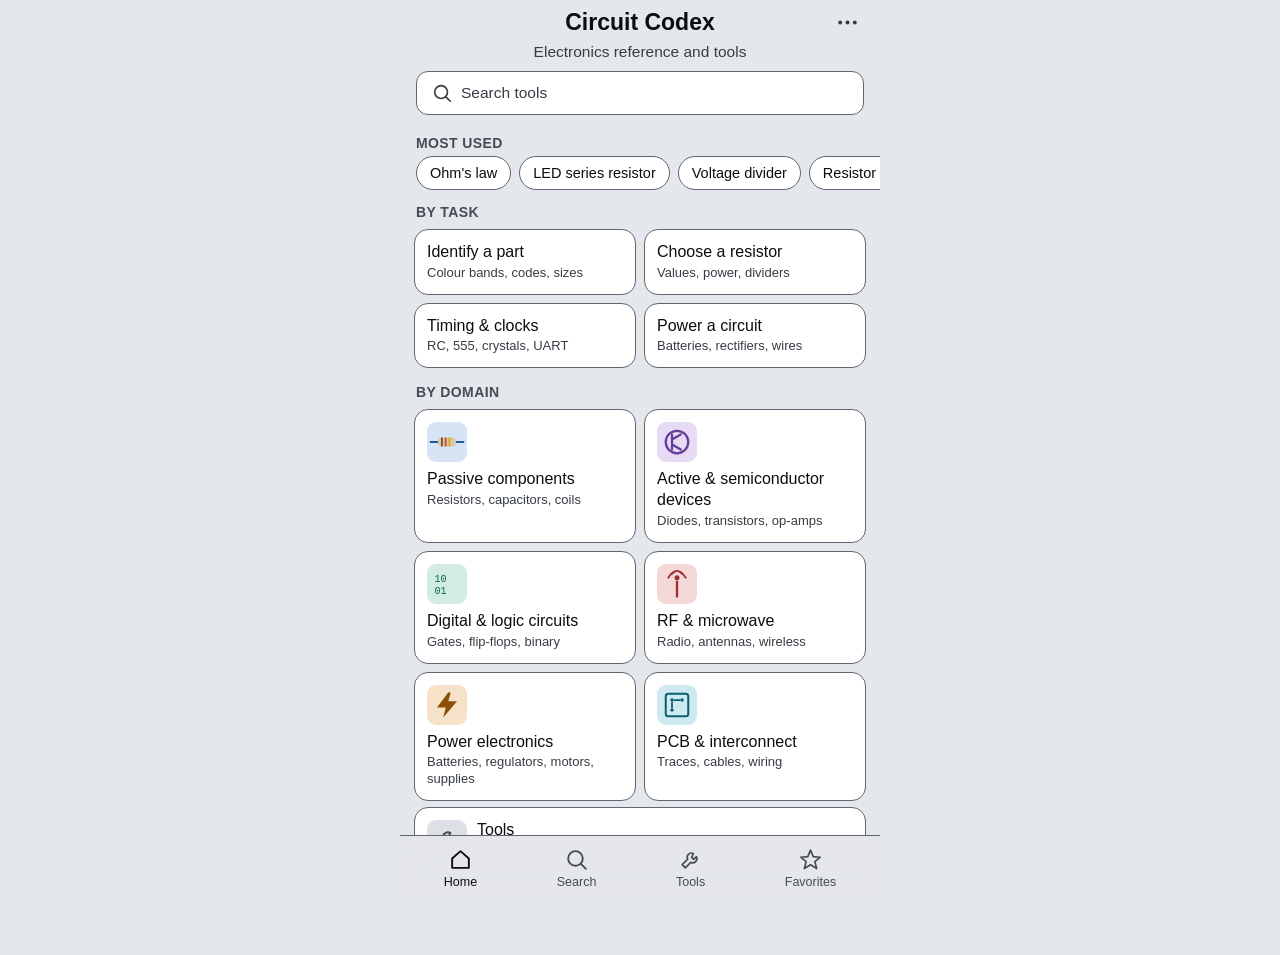
<file: index.html>
<!DOCTYPE html>
<html lang="en">
<head>
  <meta charset="UTF-8" />
  <!-- viewport-fit=cover was only needed to draw content under the status
       bar for black-translucent, which is no longer in use — and it's also
       specifically implicated in reports of this exact standalone-launch
       viewport bug on Pro Max iPhones, so it's worth dropping now that
       nothing here still depends on it. -->
  <meta name="viewport" content="width=device-width, initial-scale=1, minimum-scale=1, maximum-scale=1" />
  <title>Circuit Codex</title>
  <meta name="description" content="Electronics reference and tools" />

  <!-- PWA / iOS home screen -->
  <link rel="manifest" href="manifest.json" />
  <meta name="theme-color" content="#0B0D10" />
  <!-- The apple-mobile-web-app-* tags are the old, pre-manifest.json,
       Apple-only mechanism for "Add to Home Screen". iOS 16.4+ also reads
       manifest.json directly (confirmed: the add-to-home-screen sheet now
       offers "Open as Web App", the modern manifest-driven wording) — and
       manifest.json already declares display/theme/background/icons on its
       own. Dropping the legacy tags is a bet that the 344px/125%-zoom bug
       on standalone launch (confirmed NOT caused by Display Zoom, Larger
       Text, or Safari's per-site zoom — all checked and ruled out) lives in
       that old code path, and that the manifest-only route avoids it. -->
  <link rel="apple-touch-icon" href="icons/apple-touch-icon.png" />
  <link rel="icon" href="icons/icon-192.png" />

  <!-- ?v= must match sw.js's VERSION on every deploy that touches these files:
       GitHub Pages caches assets for 10 minutes, and a stale query string is
       a stale URL as far as that cache is concerned — this is what makes an
       update visible on reload instead of waiting out the cache or
       reinstalling the app. -->
  <link rel="stylesheet" href="css/styles.css?v=496" />
  <script>
    // The theme, set before anything paints, so a phone in light mode does
    // not open on a dark flash. app.js applies the same choice in full.
    (function () {
      var choice = "auto";
      try { choice = JSON.parse(localStorage.getItem("cc_prefs") || "{}")["app.theme"] || "auto"; } catch (e) {}
      var forced = new URLSearchParams(location.search).get("theme");
      var light = forced ? forced === "light"
        : choice === "light" || (choice === "auto" && window.matchMedia && matchMedia("(prefers-color-scheme: light)").matches);
      document.documentElement.dataset.theme = light ? "light" : "dark";
    })();
  </script>
</head>
<body>
  <div id="app"></div>

  <script src="js/data.js?v=496"></script>
  <script src="js/formulas.js?v=496"></script>
  <script src="js/manual-index.js?v=496"></script>
  <script src="js/app.js?v=496"></script>
  <script>
    // Skip the service worker entirely on localhost/a dev server — it's what
    // was making live edits look like no-ops during development (a new SW
    // has to be fetched, installed, and take control before its fresh cache
    // is what answers requests; a plain reload doesn't reliably force that
    // sequence). Production (GitHub Pages) still registers it normally.
    const isLocalDev = ["localhost", "127.0.0.1", "0.0.0.0", ""].includes(location.hostname);
    if ("serviceWorker" in navigator && !isLocalDev) {
      window.addEventListener("load", () => {
        navigator.serviceWorker.register("sw.js").catch(() => {});
      });
    } else if ("serviceWorker" in navigator && isLocalDev) {
      // Also unregister any SW a previous (pre-fix) local session already
      // installed, so this takes effect immediately instead of only on the
      // next fresh profile.
      navigator.serviceWorker.getRegistrations().then((regs) => regs.forEach((r) => r.unregister()));
    }
  </script>
</body>
</html>
</file>
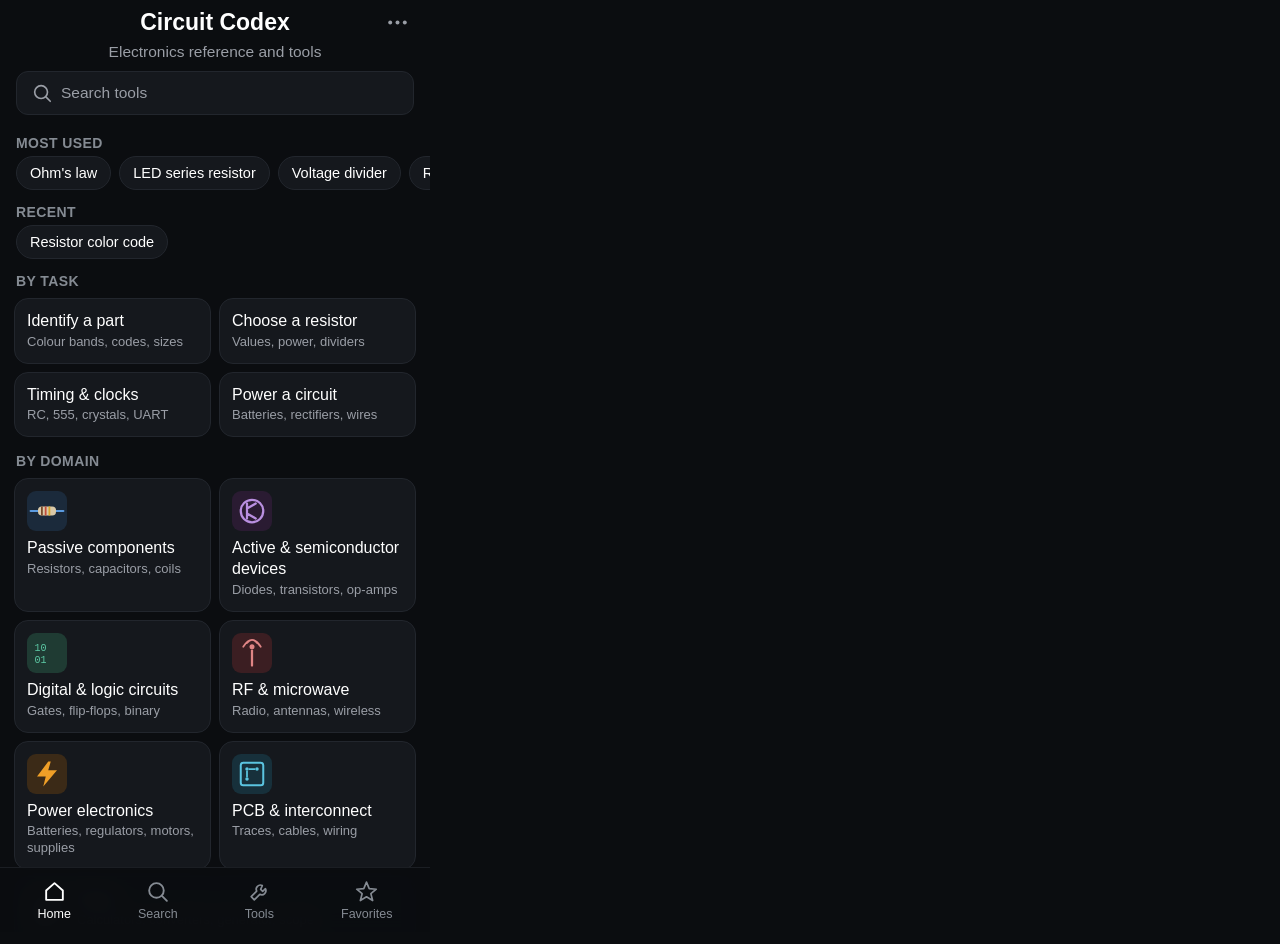
<file: tools/check.html>
<!DOCTYPE html>
<!-- Driven by tools/check_app.py. Opens every tool of the app in a frame the
     size of the target phone, checks its layout and console, plays the
     reference cases in tools/check_cases.js, and writes a JSON report into
     #report for the script to read. -->
<html lang="en">
<head>
<meta charset="utf-8">
<title>Circuit Codex — check</title>
<style>
  body { margin: 0; background: #0B0D10; color: #ccc; font: 12px monospace; }
  iframe { border: 0; display: block; }
</style>
</head>
<body>
<iframe id="app" width="430" height="932"></iframe>
<script>
  // Dark by default; check.html?theme=light (check_app.py --light) audits the light theme.
  document.getElementById("app").src = `../index.html?theme=${new URLSearchParams(location.search).get("theme") === "light" ? "light" : "dark"}#/home`;
</script>
<pre id="report"></pre>
<script src="../js/data.js"></script>
<script src="check_cases.js"></script>
<script>
const frame = document.getElementById("app");
const wait = (ms) => new Promise((r) => setTimeout(r, ms));

// Every tool that has a calculator, in the app's own order, with its route.
function tools() {
  const out = [];
  DOMAINS.forEach((d) => d.sections.forEach((s, si) => s.tools.forEach((t, ti) => {
    if (t.calc) out.push({ calc: t.calc, name: t.name, route: `${d.id}:${si}:${ti}` });
  })));
  return out;
}

// The first thing on screen that is an answer. A tool whose screen has none
// (a pure reference table) is not held to the above-the-tab-bar rule.
const RESULT_SELECTORS = [".result-field", "[data-res=\"results\"]", ".eseries-grid", "[data-res=\"table\"]", "[data-res=\"summary\"]"];

function firstResult(doc) {
  const all = RESULT_SELECTORS.flatMap((s) => [...doc.querySelectorAll(s)]);
  all.sort((a, b) => (a.compareDocumentPosition(b) & Node.DOCUMENT_POSITION_FOLLOWING ? -1 : 1));
  return all.find((el) => el.getBoundingClientRect().height > 0) || null;
}

function fire(el, type) { el.dispatchEvent(new Event(type, { bubbles: true })); }

// A step is ["set", selector, value], ["click", selector] or ["pill", index].
async function play(doc, steps) {
  for (const [kind, a, b] of steps) {
    if (kind === "pill") { doc.querySelectorAll(".pill")[a].click(); await wait(30); continue; }
    if (kind === "reopen") {
      const h = frame.contentWindow.location.hash;
      frame.contentWindow.location.hash = "#/home";
      await wait(40);
      frame.contentWindow.location.hash = h;
      await wait(80);
      continue;
    }
    const el = doc.querySelector(a);
    if (!el) throw new Error(`no element ${a}`);
    // SVG shapes (map cells, timing taps) have no click() of their own.
    if (kind === "click") { if (el.click) el.click(); else el.dispatchEvent(new MouseEvent("click", { bubbles: true })); await wait(30); continue; }
    el.value = b;
    fire(el, "input");
    fire(el, "change");
    await wait(20);
  }
}

// The field solver answers a moment after the screen changes (js/app.js
// counts what it still has to do in __fsBusy): results are read once it is done.
async function fsIdle(win) {
  for (let i = 0; i < 1200 && (win.__fsBusy || 0) > 0; i++) await wait(25);
}

function matches(actual, expected) {
  if (expected.startsWith("/")) return new RegExp(expected.slice(1, -1)).test(actual);
  return actual === expected;
}

async function checkTool(t) {
  const win = frame.contentWindow;
  const doc = frame.contentDocument;
  const errors = [];
  win.__errors = errors;
  win.localStorage.removeItem("cc_prefs");
  win.location.hash = `#/tool/${encodeURIComponent(t.route)}/${t.calc}`;
  await wait(120);

  const r = { calc: t.calc, name: t.name, problems: [], cases: 0, failed: [] };
  const h1 = doc.querySelector(".topbar h1");
  if (!h1 || h1.textContent.trim() !== t.name) r.problems.push(`did not open (title "${h1 ? h1.textContent.trim() : ""}")`);

  const sw = doc.documentElement.scrollWidth, w = win.innerWidth;
  if (sw > w + 1) r.problems.push(`page is ${sw - w} px wider than the screen`);

  // A tool with related tools must show them (a screen that skips
  // calcFooter would drop the links silently).
  const hasRelated = typeof win.relatedTools === "function" && win.relatedTools(t.calc).length;
  if (hasRelated && !doc.querySelector(".chip-row.related")) r.problems.push("related tools not shown");

  // A tool with a manual section links to it, from its Formula box or, on a
  // reference screen without one, above the tab bar. The
  // section exists only once build_manual.py has listed it.
  const hasSection = win.eval(`typeof MANUAL_SECTIONS !== "undefined" && MANUAL_SECTIONS.has(${JSON.stringify(t.calc)})`);
  if (hasSection && !doc.querySelector(".manual-link")) r.problems.push("its manual section is not linked from the screen");

  // Every Formula search card names a tool in the tree, by its name, its old
  // name or a name merged into it: a rename must not unlink a card.
  if (t.calc === "formula-search") {
    const lost = win.eval(`FORMULAS.filter((f) => !DOMAINS.some((d) => d.sections.some((s) => s.tools.some((x) =>
      x.name === f.tool || x.was === f.tool || (x.mergedNames || []).includes(f.tool))))).map((f) => f.tool)`);
    if (lost.length) r.problems.push(`formula card(s) naming no tool: ${lost.join(", ")}`);
    // A formula broken over two lines reads as two; each must fit one.
    const lh = parseFloat(win.getComputedStyle(doc.querySelector(".formula-line")).lineHeight) || 20;
    const wrapped = [...doc.querySelectorAll("#fs-results .formula-line")].filter((e) => e.getBoundingClientRect().height > lh * 1.5);
    if (wrapped.length) r.problems.push(`${wrapped.length} formula line(s) wrap: "${wrapped[0].textContent.slice(0, 40)}"`);
  }

  // Text cut off inside a card: a value wider than its cell.
  const clipped = [...doc.querySelectorAll(".eseries-cell, .result-value, .field-row")]
    .filter((el) => el.getBoundingClientRect().height > 0 && el.scrollWidth > el.clientWidth + 1);
  if (clipped.length) r.problems.push(`${clipped.length} box(es) with text wider than the box: "${clipped[0].textContent.trim().slice(0, 30)}"`);

  // Drawing text, as rendered: size after the SVG's own scaling, contrast
  // against the drawing box, labels that overlap each other, and text cut by
  // the drawing's edge. All four fail the check.
  r.notes = r.problems;
  const lum = (c) => {
    const rgb = /rgb\((\d+), (\d+), (\d+)\)/.exec(c || "");
    const m = rgb ? null : /^#?([0-9a-f]{6})$/i.exec(c || "");
    if (!rgb && !m) return null;
    const v = (rgb ? [1, 2, 3].map((i) => +rgb[i] / 255) : [0, 2, 4].map((i) => parseInt(m[1].slice(i, i + 2), 16) / 255))
      .map((x) => (x <= 0.03928 ? x / 12.92 : ((x + 0.055) / 1.055) ** 2.4));
    return 0.2126 * v[0] + 0.7152 * v[1] + 0.0722 * v[2];
  };
  // The drawing box as shown, dark or light: the checks run dark, and a
  // light run (?theme=light on the frame) audits the light theme the same way.
  const boxEl = doc.querySelector(".diagram-box");
  const BOX = lum(boxEl ? win.getComputedStyle(boxEl).backgroundColor : "#15181D") ?? lum("#15181D");
  const lightBox = BOX > 0.5;
  const texts = [...doc.querySelectorAll(".diagram-box svg text")].filter((t) => t.getBoundingClientRect().width > 0 && t.textContent.trim());
  const small = new Set(), faint = new Set();
  texts.forEach((t) => {
    const size = parseFloat(win.getComputedStyle(t).fontSize) * (t.getScreenCTM() ? t.getScreenCTM().a : 1);
    if (size > 1 && size < 10.95) small.add(`${t.textContent.trim().slice(0, 12)}@${size.toFixed(1)}`);
    // The colour actually shown (a stylesheet rule can override the
    // attribute). Text on the wrong side of the box (darker than a dark box,
    // lighter than a light one) sits on a fill of its own, a marking on a
    // part or a value in a bar, so it is not measured here.
    const fill = win.getComputedStyle(t).fill;
    const L = lum(fill);
    const own = L === null || (lightBox ? L > BOX - 0.03 : L < 0.03);
    const ratio = own ? 99 : (Math.max(L, BOX) + 0.05) / (Math.min(L, BOX) + 0.05);
    if (ratio < 4.5) faint.add(`${t.textContent.trim().slice(0, 12)}(${fill})`);
  });
  const boxes = texts.map((t) => ({ t, b: t.getBoundingClientRect() }));
  const overlaps = [];
  for (let i = 0; i < boxes.length; i++) for (let j = i + 1; j < boxes.length; j++) {
    const a = boxes[i].b, c = boxes[j].b;
    const ox = Math.min(a.right, c.right) - Math.max(a.left, c.left), oy = Math.min(a.bottom, c.bottom) - Math.max(a.top, c.top);
    if (ox > 1.5 && oy > 1.5) overlaps.push(`"${boxes[i].t.textContent.trim().slice(0, 10)}"/"${boxes[j].t.textContent.trim().slice(0, 10)}"`);
  }
  // Text running past the edge of its own drawing is cut off on screen.
  // The box of a line of text includes room above the capitals and below
  // the baseline that the glyphs rarely fill, so top and bottom get 3 px of
  // slack; the sides get none.
  const cut = texts.map((t) => {
    const svg = t.ownerSVGElement, vb = svg && svg.viewBox.baseVal;
    if (!vb || !vb.width) return null;
    const b = t.getBBox();
    const over = Math.max(vb.x - b.x, b.x + b.width - (vb.x + vb.width), vb.y - b.y - 3, b.y + b.height - (vb.y + vb.height) - 3);
    return over > 0.5 ? `${t.textContent.trim().slice(0, 12)}+${over.toFixed(1)}px` : null;
  }).filter(Boolean);
  // The selected pill or filter button, text against its own fill, in the theme being audited: a dark tint under dark blue text
  // read about 2:1 in the light theme before this was measured.
  const weakPills = [...doc.querySelectorAll(".pill.active, .filter-btn.active")].filter((el) => el.getBoundingClientRect().height > 0).map((el) => {
    const cs = win.getComputedStyle(el), a = lum(cs.color), b = lum(cs.backgroundColor);
    if (a === null || b === null) return null;
    const ratio = (Math.max(a, b) + 0.05) / (Math.min(a, b) + 0.05);
    return ratio < 4.5 ? `${el.textContent.trim().slice(0, 14)} ${ratio.toFixed(1)}:1` : null;
  }).filter(Boolean);
  if (weakPills.length) r.notes.push(`${weakPills.length} selected pill(s) under 4.5:1 contrast: ${weakPills.slice(0, 3).join(", ")}`);
  // The selected pill is bold: its label must still fit its pill.
  const wide = [...doc.querySelectorAll(".pill, .filter-btn")].filter((el) => el.getBoundingClientRect().height > 0 && el.scrollWidth > el.clientWidth + 1);
  if (wide.length) r.notes.push(`${wide.length} pill label(s) wider than the pill: "${wide[0].textContent.trim().slice(0, 16)}"`);
  if (cut.length) r.notes.push(`${cut.length} drawing text(s) cut by the drawing's edge: ${cut.slice(0, 4).join(", ")}`);
  if (small.size) r.notes.push(`${small.size} drawing text(s) under 11 px: ${[...small].slice(0, 4).join(", ")}`);
  if (faint.size) r.notes.push(`${faint.size} drawing text(s) under 4.5:1 contrast: ${[...faint].slice(0, 3).join(", ")}`);
  if (overlaps.length) r.notes.push(`${overlaps.length} overlapping label pair(s): ${overlaps.slice(0, 2).join(", ")}`);

  // A tool's name must sit on one line beside the bulb and the star; a
  // wrapped title pushes the whole screen down a line. Every built tool has
  // been reviewed, so a wrap now fails.
  const title = doc.querySelector(".calc-header h1, h1");
  if (title) {
    const range = doc.createRange();
    range.selectNodeContents(title);
    const lines = new Set([...range.getClientRects()].map((q) => Math.round(q.top))).size;
    if (lines > 1) r.problems.push("the title wraps on the phone");
  }

  const tab = doc.querySelector(".tabbar");
  const res = firstResult(doc);
  if (tab && res) {
    const gap = tab.getBoundingClientRect().top - res.getBoundingClientRect().bottom;
    r.clearance = Math.round(gap);
    if (gap < 0) r.problems.push(`first result is ${Math.round(-gap)} px under the tab bar`);
  }

  // Every worked example must leave the result in view too: its note sits
  // under the title and pushes everything down.
  const bulb = doc.querySelector(".example-btn");
  if (bulb && tab) {
    const slotH = () => Math.round(doc.querySelector(".head-slot").getBoundingClientRect().height);
    const slot0 = slotH();
    bulb.click();
    await wait(30);
    const n = doc.querySelectorAll(".example-item").length;
    doc.querySelector(".sheet-backdrop")?.remove();
    for (let i = 0; i < n; i++) {
      doc.querySelector(".example-btn").click();
      await wait(30);
      const item = doc.querySelector(`.example-item[data-ex="${i}"]`);
      const title = item.querySelector(".example-title").textContent;
      item.click();
      await wait(40);
      const res2 = firstResult(doc);
      const gap2 = res2 ? doc.querySelector(".tabbar").getBoundingClientRect().top - res2.getBoundingClientRect().bottom : 0;
      if (gap2 < 0) r.problems.push(`example "${title}": first result is ${Math.round(-gap2)} px under the tab bar`);
      // A note is at most two lines, the slot kept for it: a longer one would
      // push the screen down when it appears and back up when it goes.
      if (slotH() !== slot0) r.problems.push(`example "${title}": its note is longer than two lines`);
    }
  }

  // A smaller phone, 375 x 812: the main result must still be in view on
  // opening, before anything is typed. The main result is the large figure's
  // card where there is one; the cells under it may run below the fold here,
  // though not at 430.
  if (tab) {
    win.localStorage.removeItem("cc_prefs");
    frame.width = 375; frame.height = 812;
    win.location.hash = "#/home";
    await wait(40);
    win.location.hash = `#/tool/${encodeURIComponent(t.route)}/${t.calc}`;
    await wait(120);
    const main = [...doc.querySelectorAll(".result-field")].find((el) => el.getBoundingClientRect().height > 0);
    const res3 = main || firstResult(doc), tab3 = doc.querySelector(".tabbar");
    const gap3 = res3 && tab3 ? tab3.getBoundingClientRect().top - res3.getBoundingClientRect().bottom : 0;
    if (gap3 < 0) r.problems.push(`at 375 x 812 the first result is ${Math.round(-gap3)} px under the tab bar`);
    frame.width = 430; frame.height = 932;
  }

  for (const c of (CHECK_CASES[t.calc] || [])) {
    r.cases++;
    try {
      // Each case starts from the tool's own defaults: no unit remembered
      // from an earlier case.
      win.localStorage.removeItem("cc_prefs");
      win.location.hash = "#/home";
      await wait(40);
      win.location.hash = `#/tool/${encodeURIComponent(t.route)}/${t.calc}`;
      await wait(80);
      await play(doc, c.do || []);
      await fsIdle(win);
      for (let [sel, expected] of c.expect) {
        const el = doc.querySelector(sel);
        // A field or picker is read by its value; "options:" compares a
        // picker's list of options instead; anything else by its text.
        const opts = expected.startsWith("options:");
        const actual = !el ? "(missing)" : opts ? el.textContent.trim()
          : el.tagName === "INPUT" || el.tagName === "SELECT" ? el.value : el.textContent.trim();
        if (opts) expected = expected.slice(8);
        if (!matches(actual, expected)) r.failed.push(`${c.name}: ${sel} is "${actual}", expected "${expected}"`);
      }
    } catch (e) {
      r.failed.push(`${c.name}: ${e.message}`);
    }
  }
  if (errors.length) r.problems.push(...errors.map((e) => `JS error: ${e}`));
  return r;
}

async function main() {
  // The frame starts as about:blank, which is already "complete"; wait for
  // the app itself to have drawn its home screen.
  // (DOMAINS is a top-level const, so it is not on the window to test for.)
  while (!(frame.contentDocument.URL.includes("index.html") && frame.contentDocument.querySelector(".tabbar"))) await wait(50);
  const win = frame.contentWindow;
  // A phone's scrollbar floats over the page; desktop Chrome's takes 15 px
  // of the frame's width, which would lay every screen out narrower than
  // the phone it stands for. Hidden here, as on the phone.
  const noBar = frame.contentDocument.createElement("style");
  noBar.textContent = "html { scrollbar-width: none; } html::-webkit-scrollbar { display: none; }";
  frame.contentDocument.head.appendChild(noBar);
  win.addEventListener("error", (e) => (win.__errors || []).push(e.message));
  const origError = win.console.error;
  win.console.error = (...a) => { (win.__errors || []).push(a.join(" ")); origError.apply(win.console, a); };
  // Chrome is started with a fresh profile each run, so no service worker
  // from an earlier session can answer with an old app.

  // Under virtual time a Web Worker's answer would come after the page has
  // moved on, so the field solver runs on the page here (js/app.js FS).
  win.__fsSync = true;

  const report = [];
  for (const t of tools()) report.push(await checkTool(t));
  document.getElementById("report").textContent = "REPORT" + JSON.stringify(report) + "END";
}
main().catch((e) => { document.getElementById("report").textContent = "REPORT" + JSON.stringify({ fatal: String(e) }) + "END"; });
</script>
</body>
</html>
</file>
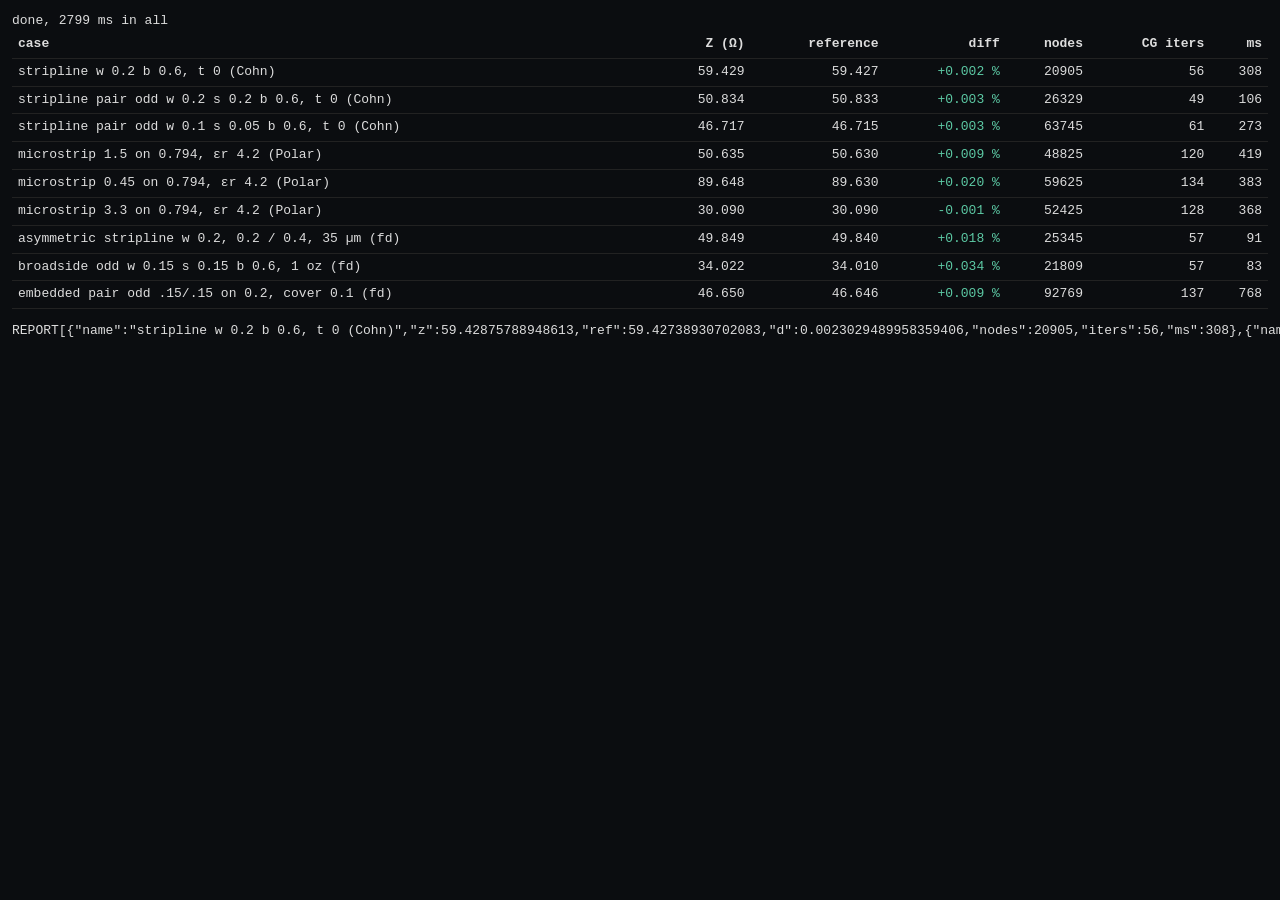
<file: tools/fs_bench.html>
<!DOCTYPE html>
<!-- Field solver bench: runs js/fieldsolver.js on reference cross-sections,
     compares with exact or published values, and times each case. -->
<html lang="en">
<head>
<meta charset="utf-8">
<meta name="viewport" content="width=device-width, initial-scale=1">
<title>Field solver bench</title>
<style>
  body { margin: 0; padding: 12px; background: #0B0D10; color: #ddd; font: 13px/1.45 monospace; }
  table { border-collapse: collapse; width: 100%; }
  td, th { border-bottom: 1px solid #222; padding: 4px 6px; text-align: right; }
  td:first-child, th:first-child { text-align: left; }
  .bad { color: #E0A85E; } .ok { color: #5DCAA5; }
</style>
</head>
<body>
<div id="status">running…</div>
<table id="out"><tr><th>case</th><th>Z (Ω)</th><th>reference</th><th>diff</th><th>nodes</th><th>CG iters</th><th>ms</th></tr></table>
<pre id="report"></pre>
<script src="../js/fieldsolver.js"></script>
<script>
// References: Cohn's exact zero-thickness stripline (30π K/K' with 120π
// replaced by η0 = 376.73, i.e. ×0.999308), Polar's boundary-element
// microstrip table (Burkhardt, Gregg, Staniforth, IPC 1999), and
// tools/fd_lines.py values for the others.
const ETAFIX = 376.730313668 / (120 * Math.PI);
const CASES = [
  ["stripline w 0.2 b 0.6, t 0 (Cohn)", "stripline", { w: 0.2, t: 0, b: 0.6, er: 4.3 }, 59.46853 * ETAFIX],
  ["stripline pair odd w 0.2 s 0.2 b 0.6, t 0 (Cohn)", "stripline", { w: 0.2, t: 0, b: 0.6, er: 4.3, s: 0.2, mode: "odd" }, 50.86780 * ETAFIX],
  ["stripline pair odd w 0.1 s 0.05 b 0.6, t 0 (Cohn)", "stripline", { w: 0.1, t: 0, b: 0.6, er: 4.3, s: 0.05, mode: "odd" }, 46.74750 * ETAFIX],
  ["microstrip 1.5 on 0.794, εr 4.2 (Polar)", "microstrip", { w: 1.5, t: 0.035, h: 0.794, er: 4.2 }, 50.63],
  ["microstrip 0.45 on 0.794, εr 4.2 (Polar)", "microstrip", { w: 0.45, t: 0.035, h: 0.794, er: 4.2 }, 89.63],
  ["microstrip 3.3 on 0.794, εr 4.2 (Polar)", "microstrip", { w: 3.3, t: 0.035, h: 0.794, er: 4.2 }, 30.09],
  ["asymmetric stripline w 0.2, 0.2 / 0.4, 35 µm (fd)", "stripline", { w: 0.2, t: 0.035, b: 0.635, er: 4.3, h1: 0.2 }, 49.84],
  ["broadside odd w 0.15 s 0.15 b 0.6, 1 oz (fd)", "broadside", { w: 0.15, t: 0.0348, s: 0.15, b: 0.6, er: 4.3 }, 34.01],
  ["embedded pair odd .15/.15 on 0.2, cover 0.1 (fd)", "microstrip", { w: 0.15, t: 0.0348, h: 0.2, er: 4.3, s: 0.15, mode: "odd", H2: 0.3 }, 46.646],
];
(async () => {
  const out = document.getElementById("out"), rows = [];
  let total = 0;
  for (const [name, kind, params, ref] of CASES) {
    await new Promise((r) => setTimeout(r, 20));
    const res = FieldSolver.solve(kind, params);
    total += res.ms;
    const d = (res.z / ref - 1) * 100;
    rows.push({ name, z: res.z, ref, d, nodes: res.nodes, iters: res.iters, ms: Math.round(res.ms) });
    out.insertAdjacentHTML("beforeend", `<tr><td>${name}</td><td>${res.z.toFixed(3)}</td><td>${ref.toFixed(3)}</td><td class="${Math.abs(d) < 0.1 ? "ok" : "bad"}">${d >= 0 ? "+" : ""}${d.toFixed(3)} %</td><td>${res.nodes}</td><td>${res.iters}</td><td>${Math.round(res.ms)}</td></tr>`);
  }
  document.getElementById("status").textContent = `done, ${Math.round(total)} ms in all`;
  document.getElementById("report").textContent = "REPORT" + JSON.stringify(rows) + "END";
})();
</script>
</body>
</html>
</file>
<file: css/styles.css>
:root {
  --bg: #0B0D10;
  --card: #15181D;
  --card-border: #22262D;
  --input-border: #2A2F37;
  --text: #FFFFFF;
  --text-secondary: #9A9EA6;
  /* Raised from #6B7078 (3.9:1 on --bg) to pass WCAG AA's 4.5:1. */
  --text-muted: #858B93;
  --result-bg: #12201C;
  --result-border: #1F3B33;
  --result-text: #5DCAA5;
  --result-text-soft: #9CCFB8;
  --accent-blue: #2E5A8C;
  --danger: #E24B4A;
}

* { box-sizing: border-box; }

/* Every numeric field in the app is already paired with its own touch-sized
   control (a slider, +/- steppers, unit pills) — the browser's native spin
   arrows are redundant on top of that and, on desktop, too small to hit
   with a finger. Hidden everywhere rather than field-by-field so a new
   number input never grows them by accident. */
input[type="number"]::-webkit-outer-spin-button,
input[type="number"]::-webkit-inner-spin-button {
  -webkit-appearance: none;
  margin: 0;
}
input[type="number"] {
  -moz-appearance: textfield;
}

html, body {
  margin: 0;
  padding: 0;
  background: var(--bg);
  color: var(--text);
  font-family: -apple-system, BlinkMacSystemFont, "Segoe UI", Roboto, sans-serif;
  -webkit-tap-highlight-color: transparent;
  overscroll-behavior-y: none;
  /* Mobile Safari silently inflates font sizes past their declared px value
     in narrow text blocks ("font boosting") — invisible on desktop Chrome,
     where every no-scroll layout pass here was actually verified, which is
     why it only ever showed up on the real iPhone. */
  -webkit-text-size-adjust: 100%;
  text-size-adjust: 100%;
}

#app {
  max-width: 480px;
  margin: 0 auto;
  min-height: 100vh;
  display: flex;
  flex-direction: column;
  /* Clear the fixed tab bar. Its own padding already includes the home-indicator
     inset, so this has to grow by the same inset or content hides behind it on
     an iPhone — a flat 78px was enough in a browser and short on device. */
  padding-bottom: calc(64px + env(safe-area-inset-bottom));
}

/* ---------- Inline icon sizing ----------
   ICONS svgs carry no width/height attributes. They replaced an earlier icon
   font that was sized by font-size (see the now-dead .placeholder i rule), so
   every container needs an explicit size: without one an svg collapses to 0
   inside a flex row, or balloons to its intrinsic box in a block context.
   .diagram-box svg is absent here deliberately — it sets its own dimensions. */
.icon-btn svg { width: 25px; height: 25px; flex-shrink: 0; }
.chev svg { width: 19px; height: 19px; flex-shrink: 0; }
.search-box svg { width: 22px; height: 22px; flex-shrink: 0; }
.badge-calc svg { width: 13px; height: 13px; flex-shrink: 0; }
.formula-note svg { width: 16px; height: 16px; flex-shrink: 0; }
.placeholder svg { width: 34px; height: 34px; display: block; margin: 0 auto 10px; }

/* ---------- Top bar ---------- */
.topbar {
  display: flex;
  align-items: center;
  justify-content: space-between;
  /* On an iPhone with a Dynamic Island/notch, safe-area-inset-top already
     supplies far more clearance than the old flat 12px ever did — adding
     both would push everything down and reintroduce the scroll we tightened
     spacing elsewhere to avoid. */
  padding: calc(6px + env(safe-area-inset-top)) 16px 4px;
  gap: 10px;
}
.topbar h1 {
  font-size: 23px;
  font-weight: 600;
  margin: 0;
}
.sub {
  padding: 0 16px 6px;
  color: var(--text-secondary);
  font-size: 15.5px;
  text-align: center;
}
/* Top-level screens have no back button or star to balance the title against,
   so space-between left it flush left. Tool screens keep their three-up row. */
.topbar h1:only-child { flex: 1; text-align: center; }
/* With a back button either side (the second one hidden on domain screens) the
   title takes the space between them and centres in it. */
.back-row h1 { flex: 1; text-align: center; }
.back-row {
  display: flex;
  align-items: center;
  gap: 10px;
}
.icon-btn {
  background: none;
  border: none;
  color: var(--text-secondary);
  font-size: 20px;
  padding: 4px;
  display: flex;
  align-items: center;
  cursor: pointer;
}
.icon-btn.active { color: #F0C24A; }

/* ---------- Home grid ---------- */
.domain-grid {
  display: grid;
  grid-template-columns: 1fr 1fr;
  gap: 8px;
  padding: 4px 14px 6px;
}
.domain-card, .full-card {
  background: var(--card);
  border: 1px solid var(--card-border);
  border-radius: 14px;
  padding: 12px 12px;
  text-align: left;
  cursor: pointer;
  color: var(--text);
}
/* Chrome centers a native <button>'s content internally even once display is
   overridden to block, so a shorter card in a stretched grid row visibly sinks
   toward the middle instead of sitting flush with its taller row-mate. An
   explicit flex column with flex-start pins every card's content to the top
   regardless of how much the grid row stretches it. */
.domain-card {
  display: flex;
  flex-direction: column;
  align-items: flex-start;
  justify-content: flex-start;
}
.full-card {
  margin: 0 14px 10px;
  display: flex;
  align-items: center;
  gap: 10px;
}
.chip {
  width: 40px;
  height: 40px;
  border-radius: 9px;
  display: flex;
  align-items: center;
  justify-content: center;
  flex-shrink: 0;
  margin-bottom: 7px;
}
.full-card .chip { margin-bottom: 0; }
.card-title {
  font-size: 16px;
  font-weight: 500;
  line-height: 1.3;
}
.card-sub {
  font-size: 13.5px;
  color: var(--text-secondary);
  margin-top: 2px;
  line-height: 1.3;
}

/* ---------- Sections list ---------- */
.section-label {
  padding: 10px 16px 5px;
  color: var(--text-muted);
  font-size: 14px;
  font-weight: 600;
  letter-spacing: 0.4px;
  text-transform: uppercase;
}
.tool-list {
  padding: 0 16px;
  display: flex;
  flex-direction: column;
  gap: 8px;
}
.tool-row {
  background: var(--card);
  border: 1px solid var(--card-border);
  border-radius: 12px;
  padding: 12px 14px;
  display: flex;
  align-items: center;
  justify-content: space-between;
  cursor: pointer;
  color: var(--text);
  text-align: left;
  font-size: 16.5px;
}
.tool-row .chev { color: var(--text-muted); font-size: 16px; }
/* An impedance tool's small cross-section before its name (TOOL_THUMBS). */
.tool-name { display: inline-flex; align-items: center; gap: 12px; }
.tool-thumb { flex: none; width: 46px; height: 26px; margin: -4px 0; }
.tool-text { display: flex; flex-direction: column; align-items: flex-start; }
/* A result still being worked out (the field solver). */
.badge-calc.badge-wait { opacity: 0.65; }
/* A link to a section in another domain (seeAlso in data.js). */
.tool-row.see-also .see-also-tag { display: block; color: var(--text-muted); font-size: 13px; margin-bottom: 2px; }
/* Settings: a row can be a link (the manual) or plain text (the version). */
a.tool-row { text-decoration: none; }
div.tool-row { cursor: default; }
.settings-row-label { display: inline-flex; align-items: center; gap: 10px; }
.settings-row-label svg { width: 22px; height: 22px; flex-shrink: 0; }
.settings-note { margin: -6px 16px 6px; color: var(--text-secondary); font-size: 14px; line-height: 1.35; }
/* A favourites row carries its own remove control, so the row cannot itself be
   a button — the star would be a button inside a button. The label becomes the
   tappable part instead. */
.fav-row { gap: 10px; }
.fav-open {
  flex: 1;
  min-width: 0;
  display: flex;
  flex-direction: column;
  align-items: flex-start;
  background: none;
  border: none;
  padding: 0;
  font: inherit;
  color: inherit;
  text-align: left;
  cursor: pointer;
}
.tool-row .badge {
  font-size: 11px;
  font-weight: 500;
  padding: 2px 8px;
  border-radius: 20px;
  margin-right: 8px;
}

/* ---------- Search ---------- */
.search-box {
  margin: 4px 16px 10px;
  background: var(--card);
  border: 1px solid var(--card-border);
  border-radius: 12px;
  padding: 10px 14px;
  display: flex;
  align-items: center;
  gap: 8px;
}
.search-box input {
  background: none;
  border: none;
  color: var(--text);
  font-size: 15.5px;
  outline: none;
  width: 100%;
}
.search-box input::placeholder { color: var(--text-muted); }
.breadcrumb {
  font-size: 11.5px;
  color: var(--text-muted);
  margin-top: 2px;
}

/* ---------- Tab bar ---------- */
.tabbar {
  position: fixed;
  bottom: 0;
  left: 0;
  right: 0;
  max-width: 480px;
  margin: 0 auto;
  background: rgba(11,13,16,0.96);
  backdrop-filter: blur(10px);
  border-top: 1px solid #1B1E23;
  display: flex;
  justify-content: space-around;
  align-items: center;
  padding: 10px 4px calc(10px + env(safe-area-inset-bottom));
}
.tab {
  display: flex;
  flex-direction: column;
  align-items: center;
  gap: 3px;
  background: none;
  border: none;
  color: var(--text-muted);
  font-size: 12.5px;
  cursor: pointer;
}
.tab.active { color: var(--text); }
.tab svg { width: 25px; height: 25px; }

/* ---------- Calculator ---------- */
.mode-pills {
  display: flex;
  gap: 6px;
  background: var(--card);
  border-radius: 12px;
  padding: 4px;
  margin: 0 16px 14px;
}
.pill {
  flex: 1;
  text-align: center;
  padding: 7px 0;
  border-radius: 9px;
  color: var(--text-secondary);
  font-size: 15px;
  cursor: pointer;
  background: none;
  border: none;
}
.pill.active { color: #FFFFFF; }
/* One choice split over two rows of pills (PLL settings' seven chips, too
   many for one row at 375 px): the rows sit closer than two controls would. */
.pill-stack .mode-pills:not(:last-child) { margin-bottom: 6px; }
/* Two separate two-way choices on one line (Crosstalk's Microstrip/Stripline
   and Step edge/Sine wave), each its own rounded group. */
.pill-pair { display: flex; gap: 8px; margin: 0 16px 14px; }
.pill-pair .mode-pills { flex: 1; margin: 0; }
.pill-pair .pill { font-size: 14px; }

/* Filter buttons — same look as .mode-pills/.pill (Ohm's law's VI/VR/IR
   toggle: one shared rounded container, active = domain-tinted background
   + light-blue text), but .pill's flex:1 forces equal-width, which falls
   apart past 3 items ("US" and "DIN 47100" would end up the same width).
   These size to their own label instead, with tight padding so all five
   still fit on one row instead of wrapping.
   Named filter-btn rather than the more obvious "chip" because .chip was
   already taken (the 40x40 domain-icon badge on the home screen) — reusing
   it silently forced these into that fixed 40x40 box instead of sizing to
   their own text, which is what actually prompted this rename. */
.filter-row {
  display: flex;
  justify-content: space-between;
  background: var(--card);
  border-radius: 12px;
  padding: 4px;
  margin: 0 16px 14px;
}
.filter-btn {
  padding: 7px 7px;
  border-radius: 9px;
  color: var(--text-secondary);
  font-size: 13px;
  cursor: pointer;
  background: none;
  border: none;
  white-space: nowrap;
}
.filter-btn.active { color: #FFFFFF; }
/* The selected pill in the dark theme: it was regular-weight pale blue on a tint hardly lighter than the card, which Pierre could barely
   read. Bold white on the same domain tint lifted a little (the light theme has its own tints and keeps them). */
:root:not([data-theme="light"]) .pill.active,
:root:not([data-theme="light"]) .filter-btn.active {
  color: #FFFFFF !important;
  font-weight: 600;
  background-image: linear-gradient(rgba(255, 255, 255, 0.14), rgba(255, 255, 255, 0.14)) !important;
}

/* Colour-band roller. One column per band, left to right in the order the
   bands sit on the part, so the picker reads like the resistor above it.
   Each column is a scroll-snap track; the centre slot is the selection. */
.rollers { display: flex; gap: 6px; margin: 0 16px 10px; }
.roller { flex: 1 1 0; min-width: 0; text-align: center; }
.roller-name {
  font-size: 13px;
  color: var(--text-muted);
  margin-bottom: 4px;
  white-space: nowrap;
  overflow: hidden;
  text-overflow: ellipsis;
}
/* perspective + the per-item rotateX applied in JS turn the flat list into a
   drum. The mask fades the ends so items appear to curve away over the rim. */
.roller-window {
  position: relative;
  perspective: 320px;
  -webkit-mask-image: linear-gradient(to bottom, transparent, #000 26%, #000 74%, transparent);
  mask-image: linear-gradient(to bottom, transparent, #000 26%, #000 74%, transparent);
}
/* Centre slot marker, drawn over the track so it stays put while it scrolls. */
.roller-window::after {
  content: "";
  position: absolute;
  left: 2px;
  right: 2px;
  top: 31px;
  height: 30px;
  border-top: 1px solid #3A4048;
  border-bottom: 1px solid #3A4048;
  pointer-events: none;
}
.roller-track {
  transform-style: preserve-3d;
  height: 92px;
  overflow-y: auto;
  scroll-snap-type: y mandatory;
  /* Half a slot above and below, so the first and last colour can reach the
     centre. Without it neither end is selectable. */
  padding: 30px 0;
  background: var(--card);
  border: 1px solid var(--card-border);
  border-radius: 10px;
  scrollbar-width: none;
}
.roller-track::-webkit-scrollbar { display: none; }
.roller-item {
  display: block;
  transform-origin: center center;
  backface-visibility: hidden;
  will-change: transform, opacity;
  width: 100%;
  height: 30px;
  scroll-snap-align: center;
  border: none;
  background: none;
  padding: 3px 5px;
  cursor: pointer;
}
.roller-item span {
  display: block;
  width: 100%;
  height: 100%;
  border-radius: 5px;
  border: 1px solid rgba(255, 255, 255, 0.14);
}
/* The "no band" slot. An outline alone is not enough — an empty slot on a dark
   card reads as a black band — so it is labelled. */
.roller-item--none span {
  border-style: dashed;
  border-color: rgba(255, 255, 255, 0.45);
  display: flex;
  align-items: center;
  justify-content: center;
  font-size: 15px;
  font-weight: 600;
  color: var(--text-secondary);
}

.roller-value {
  font-size: 15px;
  font-weight: 600;
  color: var(--text);
  margin-top: 5px;
  /* Wrap rather than clip: "250 ppm" does not fit a ~52px column on a small
     phone, and a truncated reading ("250 p…") is worse than a second line. */
  line-height: 1.15;
  overflow-wrap: anywhere;
}

.field {
  background: var(--card);
  border: 1px solid var(--input-border);
  border-radius: 12px;
  /* 8px rather than 10: the voltage divider carries three of these under the
     tallest schematic in the app, and the symbol needs the height more than the
     padding does. Every other calculator has slack to give. */
  padding: 8px 12px;
  margin: 0 16px 10px;
}
.field label {
  display: flex;
  align-items: baseline;
  justify-content: space-between;
  color: var(--text-secondary);
  font-size: 14px;
  margin-bottom: 4px;
}
/* Series status for a value you typed, sitting on the field's own label so it
   costs no height. Muted: it is a note about the part, not part of the answer.
   Laid out with flex rather than a float — a float is out of flow but still
   grew the field around it, which put the screen over on a 375px phone. */
/* The name yields before the hint does: an ellipsis on the description is
   better than a second line, which costs 18px the screen does not have. */
.field-name {
  min-width: 0;
  overflow: hidden;
  text-overflow: ellipsis;
  white-space: nowrap;
}
.field-hint {
  color: var(--text-muted);
  font-weight: 500;
  white-space: nowrap;
  margin-left: 10px;
}
/* A short hint on a narrow label (three fields to a row). */
.field-hint--tight { margin-left: 4px; font-size: 12px; }

.field-row {
  display: flex;
  align-items: center;
  justify-content: space-between;
  gap: 8px;
}
/* Two independent labeled fields side by side, each keeping its own label —
   .field-row puts multiple controls inside one field box, which only works
   when they don't need separate labels. A screen with several numeric
   inputs (Wire sizing) needs the labels, so this halves
   the field count instead by pairing two full .field boxes per row. */
.field-pair {
  display: flex;
  gap: 8px;
  margin: 0 16px 10px;
}
/* min-width: 0 overrides the flex default (min-width: auto, i.e. "never
   shrink below my content's natural width") — without it, a select with
   long option text pushes its field wider than the row has room for
   instead of truncating, and the row overflows the screen. */
.field-pair .field { flex: 1; margin: 0; min-width: 0; }
/* Scoped to field-pair rather than every .field select — most selects in
   the app sit in a .field-row next to an input (unit pickers) and need
   their natural compact width there; only a field-pair's own selects (IP
   Ratings' two digit pickers) are meant to fill their half and truncate. */
.field-pair select {
  width: 100%;
  overflow: hidden;
  text-overflow: ellipsis;
  white-space: nowrap;
}
/* .field-pair select above is width:100% for a picker that IS the field (IP
   Ratings' two digit lists). A unit picker sitting beside an input inside a
   .field-row is a detail next to the field, not the field itself: stretched
   to the half's full width it strands the unit at the left edge with the
   native chevron parked far to its right. Natural width puts the two back
   together, and the input absorbs the space instead. The gauge pickers keep
   width:100% through their id rules, which outrank this. */
.field-pair .field-row select {
  width: auto;
  flex: 0 0 auto;
  max-width: 60%;
}
.field-pair .field-row input { min-width: 0; }
/* Three fields to a row leave a number only ~32px beside a unit picker on a
   375px phone, which cuts a three-digit value ("560") in half. A little less
   padding, a tighter gap and an 18px number give it room; two-field rows
   keep the full size. */
.field-pair > .field:first-child:nth-last-child(3),
.field-pair > .field:first-child:nth-last-child(3) ~ .field { padding: 8px 9px; }
.field-pair > .field:first-child:nth-last-child(3) input,
.field-pair > .field:first-child:nth-last-child(3) ~ .field input { font-size: 18px; }
.field-pair > .field:first-child:nth-last-child(3) .field-row,
.field-pair > .field:first-child:nth-last-child(3) ~ .field .field-row { gap: 4px; }
.field input {
  background: none;
  border: none;
  color: var(--text);
  font-size: 20px;
  font-weight: 500;
  outline: none;
  width: 100%;
}
.field select {
  background: none;
  border: none;
  font-size: 13px;
  font-weight: 500;
  outline: none;
  /* Form controls do not inherit colour: without these the select renders as
     the UA default black, invisible on the dark card. The option rule matters
     too — the open dropdown is painted by the platform, not by the page. */
  color: var(--text);
}
/* A unit that never changes, shown where a picker would sit. Some quantities
   only ever come in one unit — crystal capacitances are always pF, motional
   capacitance always fF — and offering nF, µF or F there is noise that
   invites a wrong entry. Matches the select's type so the row reads the same. */
.unit-fixed {
  flex-shrink: 0;
  font-size: 13px;
  font-weight: 500;
  color: var(--text);
  white-space: nowrap;
}
.field select option {
  color: var(--text);
  background: var(--card);
}
/* Heat sink sizing: how to find a heatsink, above the listed ones, and what
   each listed one fits, under its order code. */
.sink-hint {
  font-size: 14px;
  line-height: 1.45;
  color: var(--text-secondary);
  padding-bottom: 6px;
}
.sink-fits {
  display: block;
  font-size: 12px;
  color: var(--text-muted);
}
/* A group heading in the list (Variable / Fixed regulators) needs the same,
   or it is painted white on the platform's white. */
.field select optgroup {
  color: var(--text-secondary);
  background: var(--card);
  font-style: normal;
}
/* IP ratings' four pickers are the fields themselves, and their option text is
   the reading: a size up from the unit-picker style. */
#ip-first, #ip-second, #ip-extra, #ip-supp { font-size: 15px; padding: 3px 0; }
/* SI prefix converter: one value written as scientific, engineering and E
   notation, a label and its reading per line. */
.notation-box { padding: 8px 14px; }
.notation-row { display: flex; justify-content: space-between; gap: 12px; font-size: 15px; line-height: 1.7; }
.notation-row > span:first-child { color: var(--text-secondary); font-size: 14px; }
/* A solution you can pick (Smith chart matching): the chosen one is tinted and drawn. */
.notation-row.sol { cursor: pointer; border: 1px solid transparent; border-radius: 8px; padding: 0 8px; margin: 0 -8px; }
.notation-row.sol.sel { background: var(--result-bg); border-color: var(--result-border); }
.notation-row.sol.sel > span:first-child { color: var(--result-text); font-weight: 600; }
/* The pickers that are the whole field (Wire sizing's AWG, SWG and
   insulation) are sized like the numbers beside them in their three-to-a-row
   line, not like the compact unit pickers every other .field select is,
   which are a detail next to a field rather than the field itself. */
#wg-awg, #wg-swg, #wg-ins {
  font-size: 18px;
  padding: 2px 0;
}
/* Two results side by side, each its own card (Wire sizing: voltage drop
   and current limit). */
.result-pair {
  display: flex;
  gap: 8px;
  margin: 0 16px 10px;
}
.result-pair .result-field { flex: 1; margin: 0; min-width: 0; }

/* Drags a resistor field straight through the active E-series — every
   position is a standard value, never an arbitrary number. Custom-styled
   because the native slider track/thumb render invisibly dim on this dark
   theme otherwise. The ± buttons flanking it step one standard value per
   tap, holding repeats. */
.slider-row {
  display: flex;
  align-items: center;
  gap: 8px;
  /* iOS gives a range input a much taller invisible touch target than its
     4px track — tight enough spacing above it and that target eats taps
     meant for the unit dropdown sitting right there instead. 18px clears it. */
  margin: 18px 0 4px;
}
.slider-step {
  flex-shrink: 0;
  width: 22px;
  height: 22px;
  border-radius: 50%;
  border: 1px solid var(--input-border);
  background: none;
  color: var(--text-secondary);
  font-size: 15px;
  line-height: 1;
  display: flex;
  align-items: center;
  justify-content: center;
  cursor: pointer;
  padding: 0;
  /* iOS's default tap highlight is a grey box that outlives the press on a
     round button — same reason .icon-btn and every other tappable control
     in this app disables it in favour of no feedback rather than a wrong one. */
  -webkit-tap-highlight-color: transparent;
  user-select: none;
  -webkit-user-select: none;
}
/* A count with its own − and + inside the field's box (the Power divider's
   outputs): a little bigger than the slider's, as there is no slider to drag.
   Dim at the ends of the range, still pressable. */
.stepper { display: flex; gap: 4px; flex-shrink: 0; }
.stepper .slider-step { width: 26px; height: 26px; font-size: 17px; }
.slider-step.dim { opacity: 0.3; }
/* Coax cable standards, Compare: a cable's name, a bar for its loss and the
   number, one cable to a line; the chosen cable in white, an estimate faded. */
.cx-row { display: grid; grid-template-columns: 86px 1fr 66px; gap: 8px; align-items: center; padding: 3px 0; font-size: 14px; }
.cx-name { color: var(--text-secondary); white-space: nowrap; overflow: hidden; text-overflow: ellipsis; }
.cx-row.sel .cx-name { color: var(--text); font-weight: 600; }
.cx-barbox { display: block; height: 7px; }
.cx-bar { display: block; height: 7px; border-radius: 4px; background: var(--result-text); }
.cx-row.est .cx-bar { opacity: 0.4; }
.cx-val { text-align: right; color: var(--text); font-variant-numeric: tabular-nums; white-space: nowrap; }
.cx-note { color: var(--text-muted); font-size: 13px; line-height: 1.35; padding: 6px 0 2px; }
.cx-list { padding-top: 8px; padding-bottom: 8px; }
.series-slider {
  -webkit-appearance: none;
  appearance: none;
  display: block;
  flex: 1;
  min-width: 0;
  height: 4px;
  margin: 0;
  background: var(--input-border);
  border-radius: 2px;
  outline: none;
}
.series-slider::-webkit-slider-thumb {
  -webkit-appearance: none;
  width: 16px;
  height: 16px;
  border-radius: 50%;
  background: #8FC1F5;
  cursor: pointer;
}
.series-slider::-moz-range-thumb {
  width: 16px;
  height: 16px;
  border: none;
  border-radius: 50%;
  background: #8FC1F5;
  cursor: pointer;
}
.series-slider::-moz-range-track {
  height: 4px;
  background: var(--input-border);
  border-radius: 2px;
}

.result-field {
  background: var(--result-bg);
  border: 1px solid var(--result-border);
  border-radius: 12px;
  padding: 10px 12px;
  margin: 0 16px 10px;
}
.result-head {
  display: flex;
  align-items: center;
  justify-content: space-between;
  margin-bottom: 4px;
}
.result-head span.label { color: var(--result-text-soft); font-size: 14px; }
.badge-calc {
  display: flex;
  align-items: center;
  gap: 4px;
  background: var(--result-border);
  padding: 2px 8px;
  border-radius: 20px;
  color: var(--result-text);
  font-size: 11px;
  font-weight: 500;
}
.result-value {
  display: flex;
  align-items: center;
  justify-content: space-between;
}
.result-value .num { color: var(--text); font-size: 26px; font-weight: 600; }
.result-value .unit { color: var(--result-text); font-size: 14.5px; font-weight: 500; }
/* Secondary reading inside a result card, for a figure that qualifies the main
   number rather than standing on its own (e.g. the tolerance range). */
/* 13px, not 14: this line carries a range, a current and two powers, and at
   tight tolerances the numbers grow long enough to wrap — which costs 19px on a
   375px phone that has 18px spare. */
.result-sub { color: var(--result-text-soft); font-size: 13px; margin-top: 3px; }

.calc-btn {
  margin: 18px 16px 8px;
  background: var(--accent-blue);
  border: none;
  border-radius: 12px;
  padding: 12px;
  text-align: center;
  color: #FFFFFF;
  font-size: 15px;
  font-weight: 600;
  cursor: pointer;
  width: calc(100% - 32px);
}
.formula-note {
  margin: 8px 16px 8px;
  padding-top: 10px;
  border-top: 1px solid #1B1E23;
  display: flex;
  align-items: center;
  gap: 8px;
  color: var(--text-secondary);
  font-size: 14px;
}
/* Reference table: as many columns as the width allows, so E96 and E192 stay
   readable without a horizontal scroll. This screen scrolls by design — 192
   values cannot fit a phone, and it is a table to read, not a form to fill. */
.eseries-grid {
  display: grid;
  grid-template-columns: repeat(auto-fill, minmax(72px, 1fr));
  gap: 6px;
  margin: 0 16px 12px;
}
.eseries-cell {
  background: var(--card);
  border: 1px solid var(--card-border);
  border-radius: 8px;
  padding: 7px 4px;
  text-align: center;
  font-size: 13px;
  color: var(--text-secondary);
  /* Grid items default to min-width:auto, which lets a long single-word
     label (e.g. "Efficiency") force its own track wider than the other
     equal columns instead of wrapping — on some engines this shows as the
     label overflowing past its card into the neighbor's, reading as
     clipped/cut rather than wrapped. min-width:0 lets the cell actually
     shrink to its grid track; overflow-wrap makes a too-long word wrap. */
  min-width: 0;
  overflow-wrap: break-word;
}
/* Opt-in modifier for a grid explicitly forced to a fixed column count
   (via an inline grid-template-columns) instead of the default auto-fill —
   used where 6 results need to share one row and the auto-fill minimum
   (72px) would otherwise wrap them 5+1. Smaller text gives a long
   single-word label (e.g. "Efficiency") room to fit one line instead of
   an ugly mid-word break. */
.eseries-grid--tight .eseries-cell { font-size: 11px; padding: 7px 3px; }
/* In a row of results the value is what the eye looks for: larger, white
   and bold, under its label in the domain colour. It was 11 px grey, the
   same weight as the label. An inline colour (a verdict, a warning) still
   wins over the white. */
.eseries-grid--tight .eseries-cell > div:last-child {
  font-size: 14px; font-weight: 600; color: var(--text); margin-top: 2px;
  overflow-wrap: anywhere;
}
.eseries-cell.hit {
  background: var(--result-bg);
  border-color: var(--result-border);
  color: var(--result-text);
  font-weight: 600;
}
/* A picker that rides on a section heading, for a setting that qualifies the
   whole section. Costs no vertical space, which a full field would. */
.label-select {
  float: right;
  background: none;
  border: none;
  color: var(--text-secondary);
  font-size: 12.5px;
  font-weight: 500;
  text-transform: none;
  letter-spacing: 0;
  outline: none;
  cursor: pointer;
}
.label-select option { color: var(--text); background: var(--card); }

.decade-note {
  float: right;
  text-transform: none;
  letter-spacing: 0;
  font-weight: 500;
  color: var(--text-muted);
}

/* Variable-length resistor list. One line per part instead of a full field, so
   four of them still leave room for the schematic above and the result below.
   .r-item is the card (matching .field's own background/border, so its
   slider sits on the same surface as every other slider in the app instead
   of the page background behind it); .r-line is the row of controls inside. */
.r-list { margin: 0 16px 4px; display: flex; flex-direction: column; gap: 6px; }
.r-item {
  display: flex;
  flex-direction: column;
  background: var(--card);
  border: 1px solid var(--input-border);
  border-radius: 10px;
  padding: 6px 10px;
}
.r-line { display: flex; align-items: center; gap: 8px; }
.r-index { color: var(--text-secondary); font-size: 13px; font-weight: 600; min-width: 22px; }
.r-line input {
  flex: 1;
  min-width: 0;
  background: none;
  border: none;
  color: var(--text);
  font-size: 17px;
  font-weight: 500;
  outline: none;
}
.r-hint { color: var(--text-muted); font-size: 12px; white-space: nowrap; }
.r-line select {
  background: none;
  border: none;
  color: var(--text);
  font-size: 13px;
  font-weight: 500;
  outline: none;
}
.r-line select option { color: var(--text); background: var(--card); }
.r-drop {
  background: none;
  border: none;
  color: var(--text-muted);
  font-size: 18px;
  line-height: 1;
  padding: 0 2px;
  cursor: pointer;
}
/* Same slot as .r-drop, for an icon instead of the "x" glyph — the
   frequency-explorer's reset-to-fc button reuses this. */
.r-reset {
  background: none;
  border: none;
  color: var(--text-muted);
  padding: 0 2px;
  display: flex;
  align-items: center;
  cursor: pointer;
}
.r-reset svg { width: 15px; height: 15px; }
.r-drop:disabled { opacity: 0.25; cursor: default; }
/* The RF cascade's stages: a row of index, kind, three boxes and a remove
   button, with a line of column names above them. */
.cc-grid { display: grid; grid-template-columns: 20px 58px 1fr 1fr 1fr 20px; gap: 6px; align-items: center; }
.r-line.cc-grid { display: grid; }
.cc-cols { margin: 0 26px 2px 26px; color: var(--text-muted); font-size: 11.5px; font-weight: 600; grid-template-columns: 20px 58px 1fr 1fr 1fr 20px; }
.cc-cols span { white-space: nowrap; }
.cc-grid input { text-align: left; }
.cc-cum { color: var(--result-text); font-size: 15px; font-weight: 600; white-space: nowrap; }

/* A control that rides a section heading, like .label-select. */
.label-btn {
  float: right;
  background: none;
  border: none;
  color: var(--result-text);
  font-size: 12.5px;
  font-weight: 600;
  text-transform: none;
  letter-spacing: 0;
  cursor: pointer;
  padding: 0;
}
.label-btn:disabled { color: var(--text-muted); cursor: default; }

/* Back on the section header, but as a real grid row instead of stacked
   floats — "+ add" reads as sitting between the title and the tolerance
   picker. A 3-child flex space-between only truly centers the middle child
   when the two outer children are equal width, and "Known terms" vs "+ add"
   never are, so that approach let the button drift off true-center. Grid's
   two 1fr columns are forced equal regardless of what's in them, which
   centers the middle child for real. */
.section-label.split {
  display: grid;
  grid-template-columns: 1fr auto 1fr;
  align-items: center;
  gap: 8px;
}
.section-label.split > :first-child {
  justify-self: start;
}
.section-label.split > :last-child {
  justify-self: end;
}
.section-label.split .label-select,
.section-label.split .label-btn {
  float: none;
}

/* Kirchhoff's laws: a signed-term row needs a third control before the value
   — whether it counts into the sum or against it — round to match .r-drop's
   scale rather than a full field-sized button. */
.sign-btn {
  flex-shrink: 0;
  width: 24px;
  height: 24px;
  border-radius: 50%;
  border: 1px solid var(--input-border);
  background: none;
  font-size: 14px;
  font-weight: 700;
  line-height: 1;
  cursor: pointer;
  display: flex;
  align-items: center;
  justify-content: center;
  padding: 0;
  -webkit-tap-highlight-color: transparent;
}

/* Formula search result card. A button when a real calculator exists for the
   topic (tap to open it), a plain div otherwise — nothing to navigate to yet. */
.formula-card {
  display: block;
  width: 100%;
  text-align: left;
  background: var(--card);
  border: 1px solid var(--card-border);
  border-radius: 12px;
  padding: 12px 14px;
  margin: 0 16px 10px;
  width: calc(100% - 32px);
  color: var(--text);
  cursor: pointer;
}
.formula-card--static { cursor: default; }
.formula-card-head {
  display: flex;
  align-items: center;
  justify-content: space-between;
  gap: 8px;
}
.formula-card-title { font-size: 15px; font-weight: 600; }
.formula-card-go {
  display: flex;
  align-items: center;
  gap: 2px;
  color: var(--result-text);
  font-size: 12px;
  font-weight: 600;
  flex-shrink: 0;
}
.formula-card-go svg { width: 14px; height: 14px; }
.formula-card .breadcrumb { margin: 2px 0 8px; }
.formula-line {
  font-family: ui-monospace, SFMono-Regular, Menlo, monospace;
  font-size: 14px;
  color: #8FC1F5;
  margin-bottom: 3px;
}
.formula-card-note {
  color: var(--text-secondary);
  font-size: 12.5px;
  margin-top: 6px;
  line-height: 1.4;
}

.error-text {
  color: var(--danger);
  font-size: 13px;
  margin: -4px 16px 10px;
}
.diagram-box {
  margin: 0 16px 10px;
  background: var(--card);
  border: 1px solid var(--card-border);
  border-radius: 12px;
  padding: 10px;
  display: flex;
  align-items: center;
  justify-content: center;
}

.placeholder {
  margin: 40px 24px;
  text-align: center;
  color: var(--text-secondary);
}
.placeholder i { font-size: 30px; color: var(--text-muted); display:block; margin-bottom: 10px; }

/* Basic calculator — the one screen in the app that isn't a formula plugged
   into a diagram, so it gets its own display + keypad rather than reusing
   .field/.result-field. Four columns, "0" spans two so it reads as the widest
   key the way a physical calculator lays it out. */
.calc-display {
  margin: 0 16px 12px;
  background: var(--result-bg);
  border: 1px solid var(--result-border);
  border-radius: 14px;
  padding: 18px 16px;
  text-align: right;
}
.calc-display-value {
  color: var(--result-text);
  font-size: 40px;
  font-weight: 700;
  line-height: 1.15;
  overflow-wrap: break-word;
  /* Reserves room for two lines up front so the keypad below doesn't jump
     down the first time an expression wraps past one line. */
  min-height: calc(1.15em * 2);
  display: flex;
  align-items: flex-end;
  justify-content: flex-end;
}
.calc-keypad {
  margin: 0 16px;
  display: grid;
  grid-template-columns: repeat(4, 1fr);
  gap: 8px;
}
.calc-key {
  border: 1px solid var(--card-border);
  background: var(--card);
  color: var(--text);
  border-radius: 12px;
  font-size: 19px;
  font-weight: 600;
  padding: 14px 0;
  cursor: pointer;
}
.calc-key--fn { color: var(--text-secondary); }
/* The result in engineering notation, under the display: one line held open
   so the keypad doesn't move when it appears. */
.calc-display-eng { color: var(--result-text-soft); font-size: 15px; min-height: 18px; margin-top: 2px; }
/* With a second keypad above the standard one (Scientific, Electronics) the
   keys and display tighten so nine rows clear the tab bar at 375x812; the
   Scientific pad had run 54 px under it. */
.calc-display--compact { padding: 10px 14px; margin-bottom: 10px; }
.calc-display--compact .calc-display-value { font-size: 30px; }
.calc-keys--compact .calc-keypad { gap: 6px; }
.calc-keys--compact .calc-key { padding: 10px 0; font-size: 18px; }
.calc-key--op { background: var(--result-bg); border-color: var(--result-border); color: var(--result-text); }

/* ASCII table: RFC 20's chart, eight columns (the top three bits) by sixteen
   rows (the low four), so the hex code is the column digit, then the row
   digit. Monospace, so 0 and O, 1 and l, ` and ' are told apart. */
.ascii-chart {
  display: grid;
  grid-template-columns: 16px repeat(8, 1fr);
  gap: 2px;
  margin: 0 16px 12px;
}
.ac-head { color: var(--text-muted); font-size: 11px; font-weight: 600; text-align: center; align-self: center; }
.ac-head.on { color: var(--result-text); }
.ac-cell {
  height: 21px;
  padding: 0;
  border: 1px solid var(--card-border);
  border-radius: 5px;
  background: var(--card);
  color: var(--text);
  font-family: ui-monospace, SFMono-Regular, Menlo, monospace;
  font-size: 15px;
  font-weight: 600;
  cursor: pointer;
}
.ac-cell.ctl { color: var(--text-muted); font-family: inherit; font-size: 11px; }
.ac-cell.sel { background: var(--result-bg); border-color: var(--result-text); color: var(--result-text); }
.ascii-glyph { font-family: ui-monospace, SFMono-Regular, Menlo, monospace; }
/* Two lines kept for the meaning whatever is picked, so the chart does not
   jump between a letter (one line) and a control code (two). */
.ascii-meaning { min-height: calc(2 * 1.3em); line-height: 1.3; }

.tap-select { cursor: pointer; }
.tap-select:active { background: var(--card); }

/* Cable colors — a swatch is the whole point of this screen, so it leads
   each row rather than being one more column the way ASCII's dec/hex/bin
   are. The border exists so white and near-white swatches don't disappear
   against the card background. */
.color-list { margin: 0 16px 12px; }
.color-row {
  display: flex;
  align-items: center;
  gap: 12px;
  padding: 8px 4px;
  border-bottom: 1px solid var(--card-border);
}
.color-swatch {
  width: 28px;
  height: 28px;
  border-radius: 7px;
  border: 1px solid rgba(255, 255, 255, 0.25);
  flex-shrink: 0;
}
.color-row-text { flex: 1; min-width: 0; }
.color-row-label { color: var(--text); font-weight: 600; font-size: 14px; }
.color-row-note { color: var(--text-secondary); font-size: 12.5px; margin-top: 1px; }

/* Logic gate truth tables — a plain grid, one row per input combination,
   the output column picked out in the result colour so it reads apart from
   the inputs at a glance the same way "Results" cards do elsewhere. */
.truth-table {
  margin: 0 16px 14px;
  background: var(--card);
  border: 1px solid var(--card-border);
  border-radius: 12px;
  overflow: hidden;
}
.tt-row {
  display: grid;
  grid-template-columns: repeat(var(--tt-cols, 3), 1fr);
  text-align: center;
}
.tt-row:not(:last-child) { border-bottom: 1px solid var(--card-border); }
.tt-row span {
  padding: 9px 4px;
  font-family: ui-monospace, SFMono-Regular, Menlo, monospace;
  font-size: 15px;
  color: var(--text);
}
.tt-head span {
  color: var(--text-secondary);
  font-size: 11px;
  font-weight: 600;
  text-transform: uppercase;
  letter-spacing: 0.04em;
  padding: 10px 4px 6px;
}
.tt-out { color: #5DCAA5; font-weight: 600; }
/* A row you can tap to set the inputs (Logic gates): a full-width button
   that keeps the row's grid look, lit when it is the one chosen. */
.tt-pick {
  width: 100%;
  background: none;
  border: none;
  padding: 0;
  font: inherit;
  color: inherit;
  cursor: pointer;
}
.tt-row.tt-sel { background: var(--result-bg); }
.tt-row.tt-sel span { color: var(--result-text); font-weight: 700; }
/* Number bases: each base on one row, its name beside the number. */
.nb-field { padding: 6px 12px; margin-bottom: 8px; }
.nb-field .field-row { gap: 6px; }
.nb-field label { margin: 0; flex: 0 0 52px; font-size: 13px; }
.nb-field input { flex: 1; min-width: 0; font-variant-numeric: tabular-nums; }
/* Number bases: one button per bit, bit 0 at the right, sixteen to a row,
   a gap every four bits with that nibble's hex digit under it. */
.bit-grid { margin: 0 16px 4px; }
.bit-row { display: flex; justify-content: center; gap: 8px; margin-bottom: 6px; }
.bit-nib {
  display: grid;
  grid-template-columns: repeat(4, 1fr);
  column-gap: 3px;
  row-gap: 2px;
  width: calc((100% - 24px) / 4);
}
.bit-idx { color: var(--text-muted); font-size: 11px; text-align: center; font-variant-numeric: tabular-nums; }
.bit-idx.bit-sign { color: #E08585; font-weight: 700; }
.bit-cell {
  height: 28px;
  padding: 0;
  border: 1px solid var(--card-border);
  border-radius: 6px;
  background: var(--card);
  color: var(--text-muted);
  font-family: inherit;
  font-size: 15px;
  font-weight: 600;
  cursor: pointer;
}
.bit-cell.on { background: var(--result-bg); border-color: var(--result-border); color: var(--result-text); }
/* A byte has the room for finger-sized bits: two nibbles across the row. */
.bit-grid--byte .bit-nib { width: calc((100% - 8px) / 2); }
.bit-grid--byte .bit-cell { height: 36px; font-size: 17px; }
.bit-hex {
  grid-column: 1 / -1;
  text-align: center;
  font-size: 13px;
  font-weight: 700;
  color: #8FC1F5;
  border-top: 1.5px solid var(--card-border);
  margin-top: 2px;
  padding-top: 1px;
}
.bit-legend { margin: 0 16px 12px; color: var(--text-secondary); font-size: 12.5px; line-height: 1.35; }

/* Link from a tool's formula card to its section of the manual. */
.manual-link {
  display: inline-flex; align-items: center; gap: 6px;
  margin-top: 10px; font-size: 14px; font-weight: 600;
  color: #8FC1F5; text-decoration: none;
}
.manual-link svg { width: 17px; height: 17px; flex-shrink: 0; }
a.icon-btn { text-decoration: none; }

/* The ± key beside a field that can be negative (the iPhone decimal keypad
   has no minus). */
.sign-btn {
  flex-shrink: 0; min-width: 30px; height: 28px; margin-left: 4px;
  border: 1px solid var(--input-border); border-radius: 8px;
  background: var(--card); color: var(--text); font-size: 16px; font-weight: 600;
  padding: 0 6px; cursor: pointer;
}

/* Drawing labels, everywhere at once. Many drawings wrote their labels in
   the wire colour (#5A6169, 3.1:1 on the box) and at 8-10 px; CSS beats an
   SVG presentation attribute, so these lift every such label to a readable
   grey (5.5:1) and 11 px without touching the wires themselves. */
.diagram-box svg text[fill="#5A6169"] { fill: #8A9099; }
.diagram-box svg text[font-size="8"],
.diagram-box svg text[font-size="9"],
.diagram-box svg text[font-size="10"] { font-size: 11px; }

/* Home: search launcher, rows of tool chips, task cards. */
.search-launch { width: calc(100% - 32px); color: var(--text-secondary); font-size: 15.5px; cursor: pointer; text-align: left; }
.chip-row {
  display: flex; gap: 8px; overflow-x: auto; padding: 0 16px 4px;
  scrollbar-width: none; -webkit-overflow-scrolling: touch;
}
.chip-row::-webkit-scrollbar { display: none; }
.chip-btn {
  flex-shrink: 0; white-space: nowrap; background: var(--card);
  border: 1px solid var(--card-border); border-radius: 18px; color: var(--text);
  padding: 8px 13px; font-size: 14.5px; cursor: pointer;
}
.task-card { min-height: 0; }
/* The count of tools still to come in a section, in place of rows that
   would open an empty screen. */
.coming-row { color: var(--text-muted); font-size: 14px; padding: 4px 4px 2px; }

/* Related tools at the foot of a tool: a line of chips that wraps. */
.chip-row.related { flex-wrap: wrap; overflow: visible; padding-bottom: 12px; }
.related-label { padding-top: 4px; }

/* Results can be tapped to copy them. */
.result-value, .eseries-grid--tight .eseries-cell { cursor: copy; }
.toast {
  position: fixed; left: 50%; bottom: calc(env(safe-area-inset-bottom) + 84px);
  transform: translate(-50%, 12px); opacity: 0; pointer-events: none;
  background: #2A2F37; color: var(--text); border: 1px solid #3A3F47;
  padding: 8px 14px; border-radius: 10px; font-size: 14px; white-space: nowrap;
  transition: opacity .18s, transform .18s; z-index: 50;
}
.toast.show { opacity: 1; transform: translate(-50%, 0); }

/* Worked examples: the bulb's list, and the note an example leaves under
   the title. */
.example-btn { color: #F0C24A; }
.sheet-backdrop {
  position: fixed; inset: 0; background: rgba(0,0,0,.55); z-index: 60;
  display: flex; align-items: flex-end; justify-content: center;
}
.sheet {
  width: 100%; max-width: 520px; background: var(--card); border: 1px solid var(--card-border);
  border-radius: 18px 18px 0 0; padding: 14px 14px calc(env(safe-area-inset-bottom) + 16px);
  max-height: 75vh; overflow-y: auto;
}
.sheet-title { font-size: 15px; font-weight: 600; color: var(--text-secondary); padding: 2px 4px 10px; }
.example-item {
  display: flex; flex-direction: column; align-items: flex-start; gap: 3px; width: 100%;
  background: var(--bg); border: 1px solid var(--card-border); border-radius: 12px;
  padding: 11px 13px; margin-bottom: 8px; color: var(--text); text-align: left; cursor: pointer;
}
.example-title { font-size: 16px; font-weight: 600; }
.example-sub { font-size: 13.5px; color: var(--text-secondary); line-height: 1.35; }
.example-note {
  margin: 0 16px 6px; padding: 5px 10px; border-radius: 10px; font-size: 13px; line-height: 1.3;
  background: #2A2412; border: 1px solid #4A3F1C; color: #F2D98A;
}

/* Three results of equal weight in one card, side by side: the three legs
   of a Y or sides of a Delta. Stacked as three cards they ran under the tab
   bar. Each value is still a .result-value, so a tap copies it. */
.result-trio { display: grid; grid-template-columns: repeat(3, 1fr); gap: 8px; }
.result-trio > div { min-width: 0; }
.trio-label { color: var(--result-text-soft); font-size: 13px; }
.result-trio .result-value .num { font-size: 21px; white-space: nowrap; }

/* Subtitle and example note share a slot; with examples it is always as tall
   as a two-line note (2 x 13 px x 1.3 + 10 px padding + 2 px border + 6 px
   margin), so the screen does not jump when a note comes or goes. */
.head-slot--examples { min-height: 52px; }

/* On a reference card the figure people come for — a size, a wattage, a
   forward voltage — reads first: large and white, its second form beside
   it in grey. */
.card-key { font-size: 17px; font-weight: 600; color: var(--text); margin-top: 3px; }
.card-key-alt { font-size: 13px; font-weight: 500; color: var(--text-secondary); margin-left: 8px; }
.manual-link-row { margin: 4px 16px 12px; }
.card-sub { font-size: 13px; color: var(--text-secondary); margin-top: 2px; }

/* A smaller phone (375 x 812): the main result must still show on opening.
   The 430 px layout keeps its spacing; below 400 px the gaps between blocks
   tighten a little, which is worth 20 to 40 px on a full calculator. */
@media (max-width: 400px) {
  .section-label { padding: 6px 16px 3px; }
  .field, .field-pair, .result-field { margin-bottom: 8px; }
  .diagram-box { padding: 4px; margin-bottom: 8px; }
  .mode-pills { margin-bottom: 10px; }
  .field { padding: 6px 12px; }
  .field label { margin-bottom: 2px; }
  .field-pair > .field:first-child:nth-last-child(3),
  .field-pair > .field:first-child:nth-last-child(3) ~ .field { padding: 6px 9px; }
  .result-field { padding: 8px 12px; }
  /* The slot kept for an example's two-line note: on opening it holds the
     one-line subtitle, so it need not be reserved here. */
  .head-slot--examples { min-height: 0; }
}

/* ---------- Light theme ----------
   Active when <html data-theme="light">. The dark theme above is unchanged.
   The interface follows its variables. The drawings and a few inline styles
   carry the dark theme's colours as literals (parts #8FC1F5, the calculated
   part #5DCAA5, wires #5A6169, labels #8A9099 and the rest); each is mapped
   here to a deeper shade of the same hue, so a meaning keeps its colour and
   reads on white: 4.5:1 or better for text, 3:1 or better for lines. Real
   colours (resistor bands, chip bodies, cable insulation, the spectrum) are
   not touched. */
:root[data-theme="light"] {
  --bg: #E4E7EB;
  --card: #FFFFFF;
  --card-border: #5F6670;
  --input-border: #4F5660;
  --text: #0B0D10;
  --text-secondary: #363C44;
  --text-muted: #464C55;
  --result-bg: #E1F2EA;
  --result-border: #2E8A63;
  --result-text: #0A6646;
  --result-text-soft: #1F5A45;
  --accent-blue: #2C6CB0;
  --danger: #C62D2C;
  --part: #1F5A9E;
  --calc: #0A6646;
  --wire: #4A5058;
  --label: #464C55;
  --amber: #874E08;
  --soft-red: #A0302F;
  --grid: #D3D8DE;
  --grid-dash: #AEB4BC;
  --ink: #1F2328;
  color-scheme: light;
}

/* Interface rules that name a dark colour directly. The pill and filter
   bars have no outline in dark; in light every box gets one. */
:root[data-theme="light"] .mode-pills,
:root[data-theme="light"] .filter-row { box-shadow: inset 0 0 0 1px var(--card-border); }
:root[data-theme="light"] .icon-btn.active,
:root[data-theme="light"] .example-btn { color: #A87400; }
:root[data-theme="light"] .pill.active,
:root[data-theme="light"] .filter-btn.active { color: var(--text); }
:root[data-theme="light"] .tabbar { background: rgba(228, 231, 235, 0.96); border-top-color: var(--card-border); }
:root[data-theme="light"] .formula-note { border-top-color: var(--card-border); }
:root[data-theme="light"] .roller-window::after { border-color: var(--grid-dash); }
:root[data-theme="light"] .formula-line,
:root[data-theme="light"] .bit-hex,
:root[data-theme="light"] .manual-link { color: var(--part); }
:root[data-theme="light"] .toast { background: var(--card); border-color: var(--card-border); box-shadow: 0 2px 8px rgba(0, 0, 0, 0.12); }
:root[data-theme="light"] .series-slider { background: #7D848E; }
:root[data-theme="light"] .series-slider::-webkit-slider-thumb { background: var(--part); }
:root[data-theme="light"] .series-slider::-moz-range-thumb { background: var(--part); }
:root[data-theme="light"] .badge-calc { background: #CDEBDD; color: var(--result-text); }
:root[data-theme="light"] .tt-out { color: var(--calc); }
:root[data-theme="light"] .bit-idx.bit-sign { color: var(--soft-red); }
:root[data-theme="light"] .example-note { background: #FFF4D6; border-color: #E5CF8F; color: #5E4500; }
:root[data-theme="light"] .diagram-box svg text[fill="#5A6169"] { fill: var(--label); }

/* Inline colours written by the tools' templates. */
:root[data-theme="light"] [style*="color:#8FC1F5" i] { color: var(--part) !important; }
:root[data-theme="light"] [style*="color:#5DCAA5" i] { color: var(--calc) !important; }
:root[data-theme="light"] [style*="color:#9AA0A8" i],
:root[data-theme="light"] [style*="color:#8A9099" i] { color: var(--label) !important; }
:root[data-theme="light"] [style*="color:#E0A85E" i] { color: var(--amber) !important; }
:root[data-theme="light"] [style*="color:#E08585" i] { color: var(--soft-red) !important; }
:root[data-theme="light"] [style*="border-color:#8FC1F5" i] { border-color: var(--part) !important; }
:root[data-theme="light"] [style*="border-color:#E08585" i] { border-color: var(--soft-red) !important; }

/* Drawings: the schematic palette, the grids and the dark fills. */
:root[data-theme="light"] svg [stroke="#8FC1F5" i] { stroke: var(--part); }
:root[data-theme="light"] svg [fill="#8FC1F5" i] { fill: var(--part); }
:root[data-theme="light"] svg [stroke="#5DCAA5" i] { stroke: var(--calc); }
:root[data-theme="light"] svg [fill="#5DCAA5" i] { fill: var(--calc); }
:root[data-theme="light"] svg [fill="#8A9099" i],
:root[data-theme="light"] svg [fill="#858B93" i],
:root[data-theme="light"] svg [fill="#9AA0A8" i],
:root[data-theme="light"] svg [fill="#9AA4B0" i] { fill: var(--label); }
:root[data-theme="light"] svg [stroke="#8A9099" i],
:root[data-theme="light"] svg [stroke="#9AA0A8" i] { stroke: var(--label); }
:root[data-theme="light"] svg [stroke="#E0A85E" i] { stroke: var(--amber); }
:root[data-theme="light"] svg [fill="#E0A85E" i] { fill: var(--amber); }
:root[data-theme="light"] svg [stroke="#E08585" i] { stroke: var(--soft-red); }
:root[data-theme="light"] svg [fill="#E08585" i] { fill: var(--soft-red); }
:root[data-theme="light"] svg [stroke="#22262D" i],
:root[data-theme="light"] svg [stroke="#2A2F36" i] { stroke: var(--grid); }
:root[data-theme="light"] svg [stroke="#3A4048" i] { stroke: var(--grid-dash); }
:root[data-theme="light"] svg [fill="#15181D" i],
:root[data-theme="light"] svg [fill="#1B1F24" i] { fill: var(--card); }
:root[data-theme="light"] svg [stroke="#0E1013" i] { stroke: var(--card); }
:root[data-theme="light"] svg [stroke="#E8EAED" i],
:root[data-theme="light"] svg [stroke="#E6E8EB" i] { stroke: var(--ink); }
:root[data-theme="light"] svg [fill="#E6ECF3" i],
:root[data-theme="light"] svg [fill="#E6E8EB" i] { fill: var(--ink); }
/* Karnaugh groups and the oscillator budget: six distinct hues, deepened. */
:root[data-theme="light"] svg [stroke="#6FB3F2" i] { stroke: #2A6FB8; }
:root[data-theme="light"] svg [fill="#6FB3F2" i] { fill: #2A6FB8; }
:root[data-theme="light"] svg [stroke="#3FD69A" i] { stroke: #138A5E; }
:root[data-theme="light"] svg [fill="#3FD69A" i] { fill: #138A5E; }
:root[data-theme="light"] svg [stroke="#F5C242" i] { stroke: #A87A00; }
:root[data-theme="light"] svg [fill="#F5C242" i] { fill: #A87A00; }
:root[data-theme="light"] svg [stroke="#FF6B5B" i] { stroke: #D2433A; }
:root[data-theme="light"] svg [fill="#FF6B5B" i] { fill: #D2433A; }
:root[data-theme="light"] svg [stroke="#9D7BF0" i] { stroke: #6A4FC0; }
:root[data-theme="light"] svg [stroke="#FF6FC3" i] { stroke: #C2368E; }
:root[data-theme="light"] svg [stroke="#DFE5EC" i] { stroke: #3A4048; }
</file>
